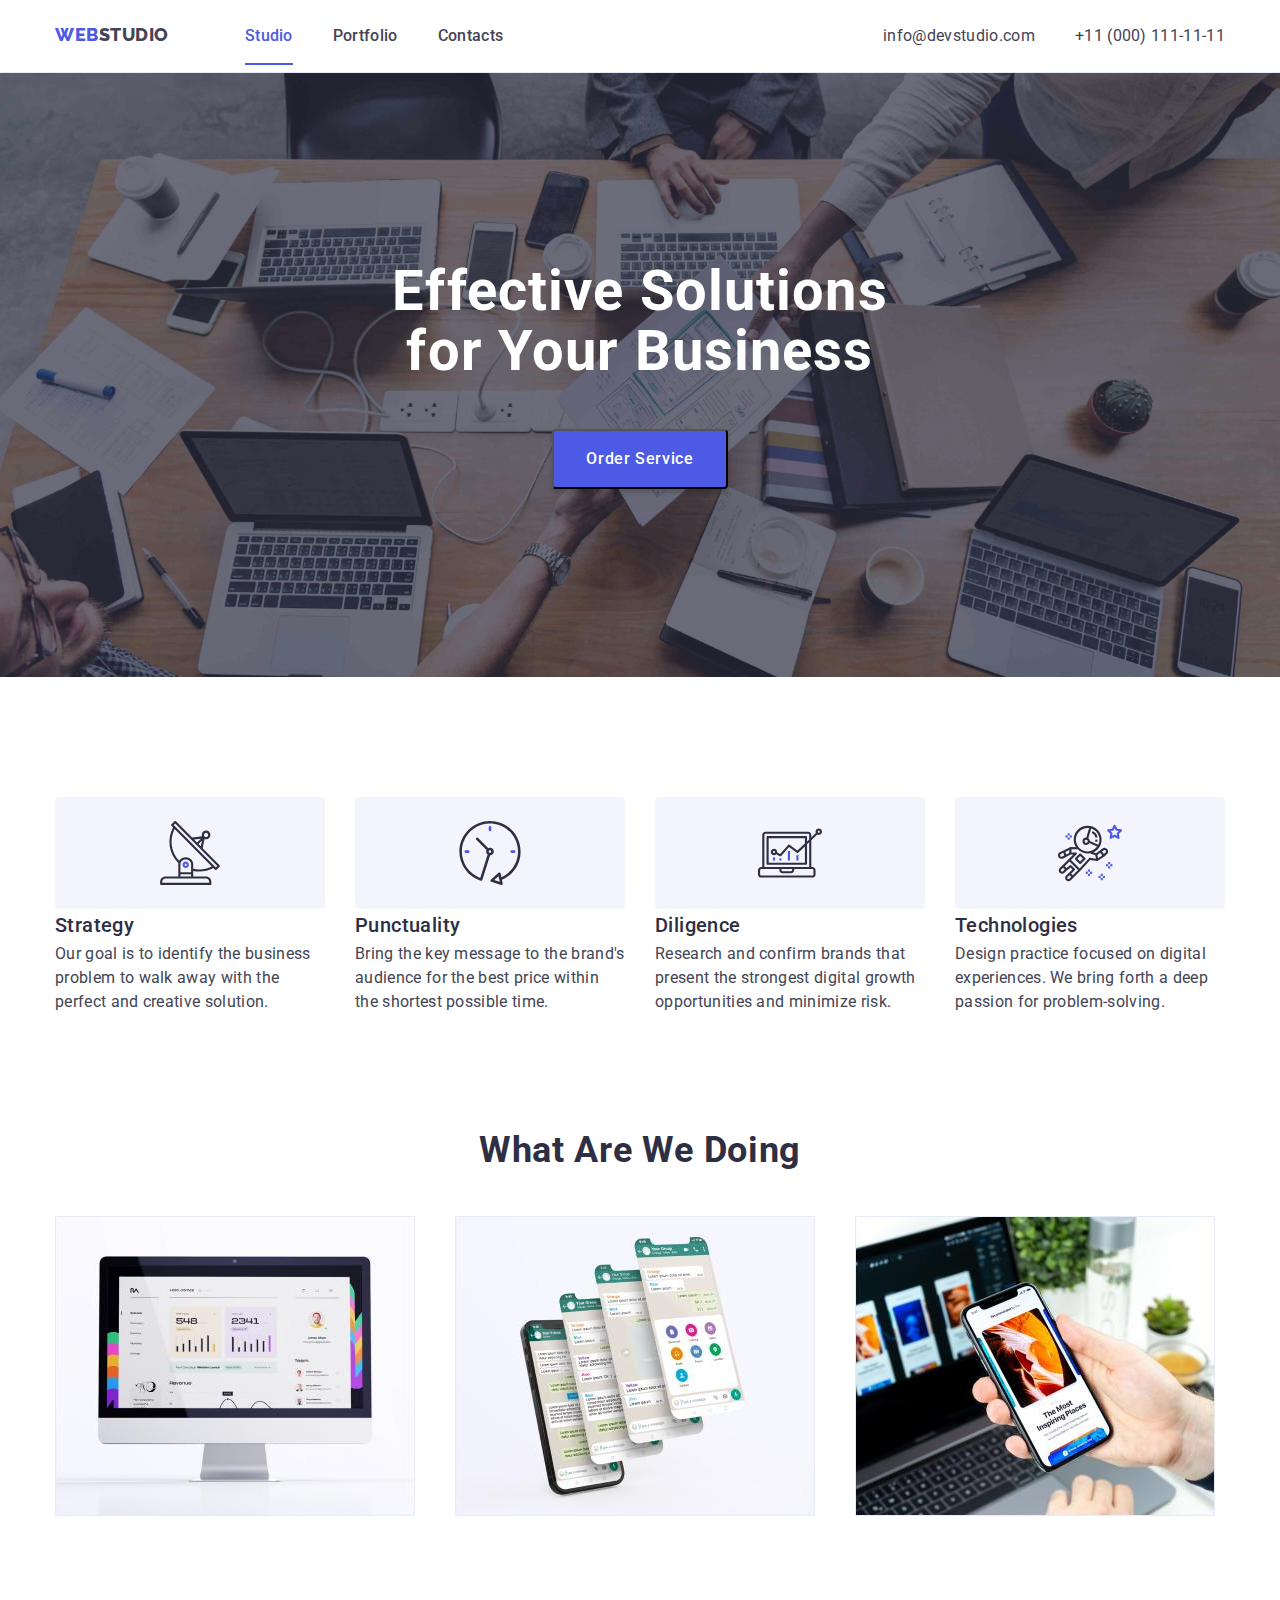
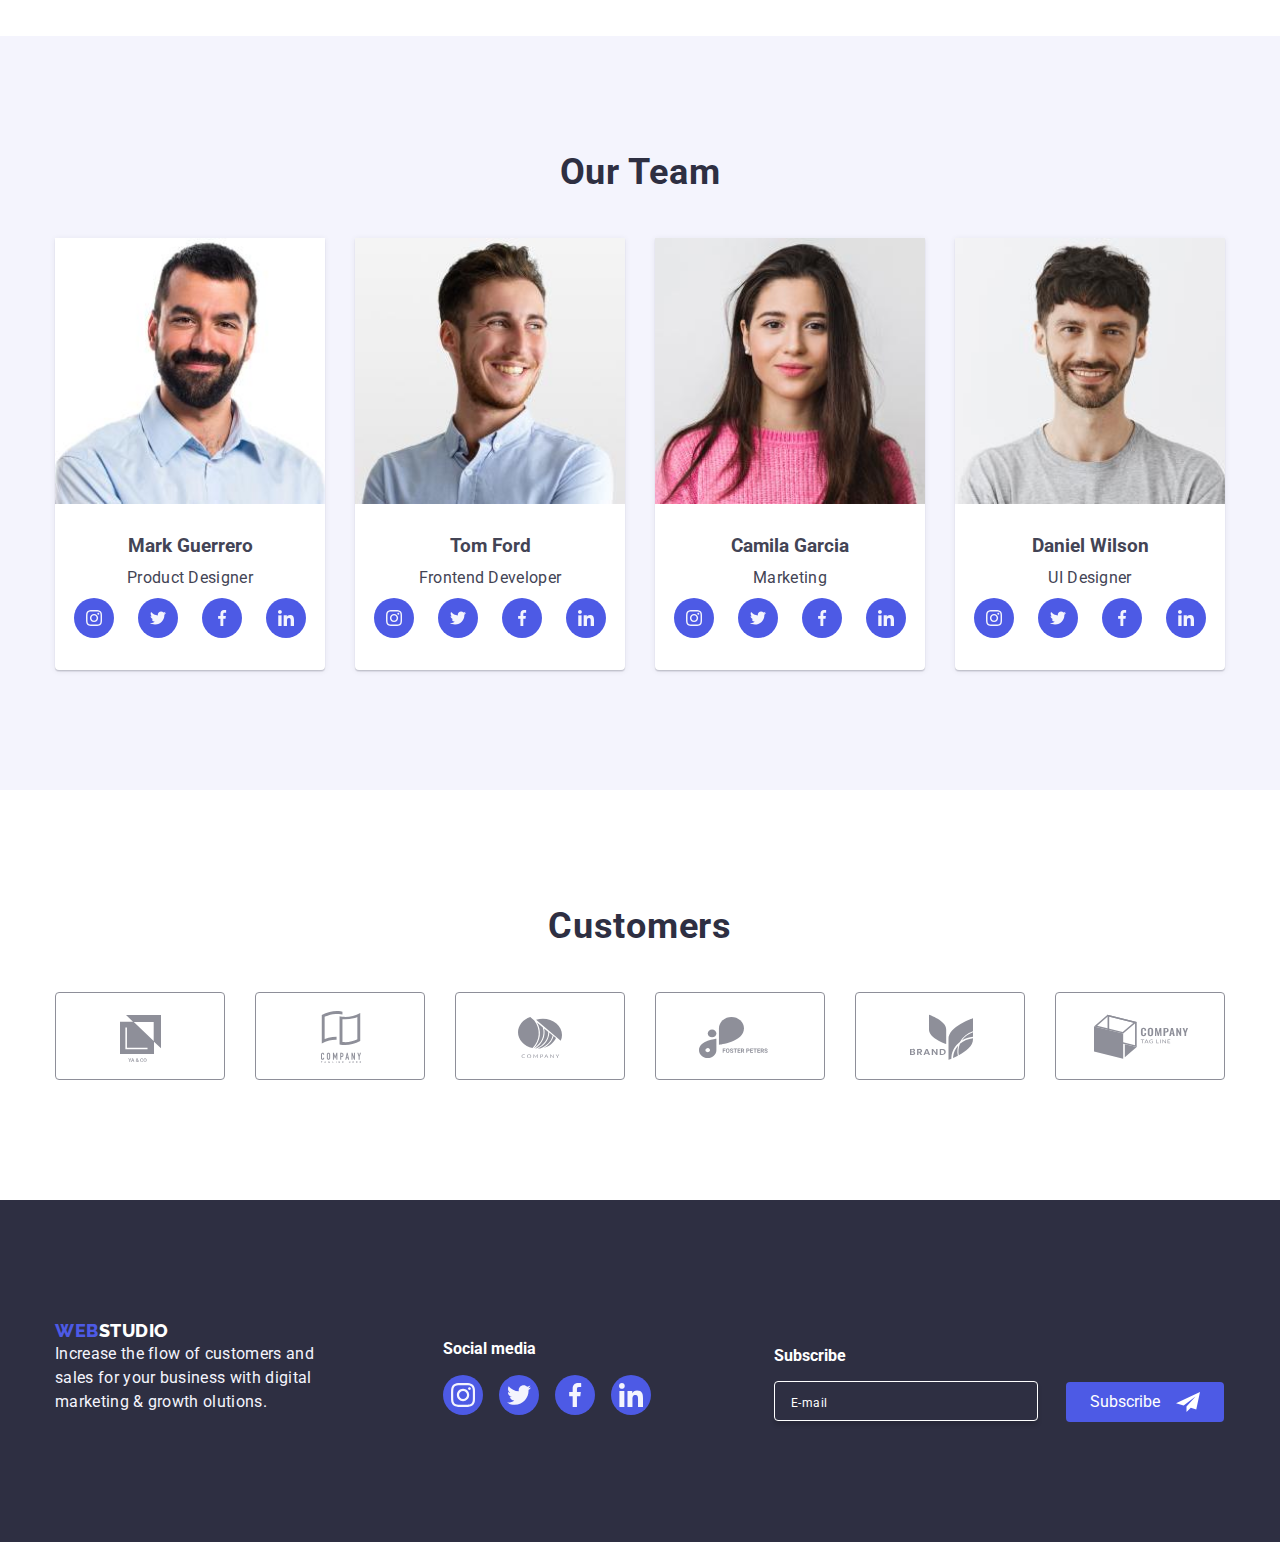
<file: index.html>
<!doctype html>
<html lang="en">

<head>
    <!-- Normalizer Stylesheet -->
    <link rel="stylesheet"   href="./css/normalize.css" />
    <!-- Google font -->
    <link rel="preconnect" href="https://fonts.googleapis.com">
    <link rel="preconnect" href="https://fonts.gstatic.com" crossorigin>
    <link href="https://fonts.googleapis.com/css2?family=Montserrat:wght@400;700&family=Raleway:wght@800&family=Roboto:wght@400;500;700;900&display=swap" rel="stylesheet">
    <!-- Personal Stylesheet -->
    <link rel="stylesheet" href="./css/styles.css">
    <meta charset="utf-8" />
    <meta name="description" content="Effective Solutions for Your Business" />
    <title>Web Studio</title>
</head>

<body>
    <header class="header">
        <div class="container head">
        <nav class="nav">
            <a class="link-logo" href="./index.html"><span class="logo-span">WEB</span>STUDIO</a>
            <ul class="list nav-list">
                <li class="nav-list-item"><a class="link nav-link active" href="./index.html">Studio</a></li>
                <li class="nav-list-item"><a class="link nav-link" href="./portfolio.html">Portfolio</a></li>
                <li class="nav-list-item"><a class="link nav-link" href="">Contacts</a></li>
            </ul>
        </nav>
        <address class="address">
                <a class="link" id="email" href="mailto:info@devstudio.com">info@devstudio.com</a>
                <a class="link" href="tel:+110001111111">+11 (000) 111-11-11</a>
        </address>
        </div>
    </header>

    <main>
        <section class="section hero">
            <div class="container">
                <h1 class="catch-phrase">Effective Solutions for Your Business</h1>
                <br />
                <button id="order-service-btn" class="button" type="button" data-modal-open>Order Service</button>
            </div>
        </section>

        <section class="section">
            <div class="container">
                <ul class="list features">
                    <li class="features-list-item">
                        <div class="features-icon-container">
                            <svg class="features-icon icon-antenna-1" width="64" height="64">
                                <use xlink:href="./images/icons.svg#icon-antenna-1"></use>
                            </svg>
                        </div>
                        <h3 class="heading-3">Strategy</h3>
                        <p class="txt-sec-2">Our goal is to identify the business problem to walk away with the perfect and creative solution.</p>
                    </li>
                    <li class="features-list-item">
                        <div class="features-icon-container">
                            <svg class="features-icon icon-clock-1"  width="64" height="64">
                                <use xlink:href="./images/icons.svg#icon-clock-1"></use>
                            </svg>
                        </div>
                        <h3 class="heading-3">Punctuality</h3>
                        <p class="txt-sec-2">Bring the key message to the brand's audience for the best price within the shortest possible time.</p>
                    </li>
                    <li class="features-list-item">
                        <div class="features-icon-container">
                        <svg class="features-icon icon-diagram-1"  width="64" height="64">
                            <use xlink:href="./images/icons.svg#icon-diagram-1"></use>
                        </svg>
                        </div>
                        <h3 class="heading-3">Diligence</h3>
                        <p class="txt-sec-2">Research and confirm brands that present the strongest digital growth opportunities and minimize risk.</p>
                    </li>
                    <li class="features-list-item">
                        <div class="features-icon-container">
                            <svg class="features-icon icon-astronaut-1"  width="64" height="64">
                                <use xlink:href="./images/icons.svg#icon-astronaut-1"></use>
                            </svg>
                        </div>
                        <h3 class="heading-3">Technologies</h3>
                        <p class="txt-sec-2">Design practice focused on digital experiences. We bring forth a deep passion for problem-solving.</p>
                    </li>
                </ul>
            </div>
        </section>

        <section class="section wedo">
            <div class="container">
                <h2 class="section-heading">What Are We Doing</h2>
                <ul class="list wedo">
                    <li class="wedo-list-item"><img class="wedo-list-img" src="./images/Rectangle71image1.jpg" alt="Desktop Web" width="360"/></li>
                    <li class="wedo-list-item"><img class="wedo-list-img" src="./images/Rectangle71image2.jpg" alt="Mobile App" width="360"/></li>
                    <li class="wedo-list-item"><img class="wedo-list-img" src="./images/Rectangle71image3.jpg" alt="Mobile Web" width="360"/></li>
                </ul>
            </div>
        </section>

        <section class="section team">
            <div class="container">
                <h2 class="section-heading">Our Team</h2>
                <ul class="list team">
                    <li class="team-list-item">
                        <img class="team-list-img" src="./images/img1.jpg" alt="Product Designer profile picture" width="270"/>
                        <div>
                            <h3 class="team-player">Mark Guerrero</h3>
                            <p class="role">Product Designer</p>
                            <ul class="list team-social">
                                <li class="team-social-item">
                                    <a class="team-social-icon-link" href="#">
                                        <svg class="team-social-icon icon-instagram" width="16" height="16">
                                            <use xlink:href="./images/icons.svg#icon-instagram"></use>
                                        </svg>
                                    </a>
                                </li>
                                <li class="team-social-item">
                                    <a class="team-social-icon-link" href="#">
                                        <svg class="team-social-icon icon-twitter" width="16" height="16">
                                            <use xlink:href="./images/icons.svg#icon-twitter"></use>
                                        </svg>
                                    </a>
                                </li>
                                <li class="team-social-item">
                                    <a class="team-social-icon-link" href="#">
                                        <svg class="team-social-icon icon-facebook" width="16" height="16">
                                            <use xlink:href="./images/icons.svg#icon-facebook"></use>
                                        </svg>
                                    </a>
                                </li>
                                <li class="team-social-item">
                                    <a class="team-social-icon-link" href="#">
                                        <svg class="team-social-icon icon-linkedin" width="16" height="16">
                                            <use xlink:href="./images/icons.svg#icon-linkedin"></use>
                                        </svg>
                                    </a>
                                </li>
                            </ul>
                        </div>
                    </li>
                    <li class="team-list-item">
                        <img class="team-list-img" src="./images/img2.jpg" alt="Frontend Developer profile picture" width="270"/>
                        <div>
                            <h3 class="team-player">Tom Ford</h3>
                            <p class="role">Frontend Developer</p>
                            <ul class="list team-social">
                                <li class="team-social-item">
                                    <a class="team-social-icon-link" href="#">
                                        <svg class="team-social-icon icon-instagram" width="16" height="16">
                                            <use xlink:href="./images/icons.svg#icon-instagram"></use>
                                        </svg>
                                    </a>
                                </li>
                                <li class="team-social-item">
                                    <a class="team-social-icon-link" href="#">
                                        <svg class="team-social-icon icon-twitter" width="16" height="16">
                                            <use xlink:href="./images/icons.svg#icon-twitter"></use>
                                        </svg>
                                    </a>
                                </li>
                                <li class="team-social-item">
                                    <a class="team-social-icon-link" href="#">
                                        <svg class="team-social-icon icon-facebook" width="16" height="16">
                                            <use xlink:href="./images/icons.svg#icon-facebook"></use>
                                        </svg>
                                    </a>
                                </li>
                                <li class="team-social-item">
                                    <a class="team-social-icon-link" href="#">
                                        <svg class="team-social-icon icon-linkedin" width="16" height="16">
                                            <use xlink:href="./images/icons.svg#icon-linkedin"></use>
                                        </svg>
                                    </a>
                                </li>
                            </ul>
                        </div>
                    </li>
                    <li class="team-list-item">
                        <img class="team-list-img" src="./images/img3.jpg" alt="Marketing profile picture" width="270"/>
                        <div>
                            <h3 class="team-player">Camila Garcia</h3>
                            <p class="role">Marketing</p>
                            <ul class="list team-social">
                                <li class="team-social-item">
                                    <a class="team-social-icon-link" href="#">
                                        <svg class="team-social-icon icon-instagram" width="16" height="16">
                                            <use xlink:href="./images/icons.svg#icon-instagram"></use>
                                        </svg>
                                    </a>
                                </li>
                                <li class="team-social-item">
                                    <a class="team-social-icon-link" href="#">
                                        <svg class="team-social-icon icon-twitter" width="16" height="16">
                                            <use xlink:href="./images/icons.svg#icon-twitter"></use>
                                        </svg>
                                    </a>
                                </li>
                                <li class="team-social-item">
                                    <a class="team-social-icon-link" href="#">
                                        <svg class="team-social-icon icon-facebook" width="16" height="16">
                                            <use xlink:href="./images/icons.svg#icon-facebook"></use>
                                        </svg>
                                    </a>
                                </li>
                                <li class="team-social-item">
                                    <a class="team-social-icon-link" href="#">
                                        <svg class="team-social-icon icon-linkedin" width="16" height="16">
                                            <use xlink:href="./images/icons.svg#icon-linkedin"></use>
                                        </svg>
                                    </a>
                                </li>
                            </ul>
                        </div>
                    </li>
                    <li class="team-list-item">
                        <img class="team-list-img" src="./images/img4.jpg" alt="UI Designer profile picture" width="270"/>
                        <div>
                            <h3  class="team-player">Daniel Wilson</h3>
                            <p class="role">UI Designer</p>
                            <ul class="list team-social">
                                <li class="team-social-item">
                                    <a class="team-social-icon-link" href="#">
                                        <svg class="team-social-icon icon-instagram" width="16" height="16">
                                            <use xlink:href="./images/icons.svg#icon-instagram"></use>
                                        </svg>
                                    </a>
                                </li>
                                <li class="team-social-item">
                                    <a class="team-social-icon-link" href="#">
                                        <svg class="team-social-icon icon-twitter" width="16" height="16">
                                            <use xlink:href="./images/icons.svg#icon-twitter"></use>
                                        </svg>
                                    </a>
                                </li>
                                <li class="team-social-item">
                                    <a class="team-social-icon-link" href="#">
                                        <svg class="team-social-icon icon-facebook" width="16" height="16">
                                            <use xlink:href="./images/icons.svg#icon-facebook"></use>
                                        </svg>
                                    </a>
                                </li>
                                <li class="team-social-item">
                                    <a class="team-social-icon-link" href="#">
                                        <svg class="team-social-icon icon-linkedin" width="16" height="16">
                                            <use xlink:href="./images/icons.svg#icon-linkedin"></use>
                                        </svg>
                                    </a>
                                </li>
                            </ul>
                        </div>
                    </li>
                </ul>
            </div>
        </section>

        <section class="section customers">
            <div class="container">
                <h2 class="section-heading">Customers</h2>
                <ul class="list customers">
                    <li class="list-item-customer">
                        <a class="list-item-customer-link" href="#">
                            <svg class="client-icon" width="104" height="56">
                                <use xlink:href="./images/icons.svg#icon-Client-1"></use>
                            </svg>
                        </a>
                    </li>
                    <li class="list-item-customer">
                        <a class="list-item-customer-link" href="#">
                            <svg class="client-icon" width="104" height="56">
                                <use xlink:href="./images/icons.svg#icon-Client-2"></use>
                            </svg>
                        </a>
                    </li>
                    <li class="list-item-customer">
                        <a class="list-item-customer-link" href="#">
                            <svg class="client-icon" width="104" height="56">
                                <use xlink:href="./images/icons.svg#icon-Client-3"></use>
                            </svg>
                        </a>
                    </li>
                    <li class="list-item-customer">
                        <a class="list-item-customer-link" href="#">
                            <svg class="client-icon" width="104" height="56">
                                <use xlink:href="./images/icons.svg#icon-Client-4"></use>
                            </svg>
                        </a>
                    </li>
                    <li class="list-item-customer">
                        <a class="list-item-customer-link" href="#">
                            <svg class="client-icon" width="104" height="56">
                                <use xlink:href="./images/icons.svg#icon-Client-5"></use>
                            </svg>
                        </a>
                    </li>
                    <li class="list-item-customer">
                        <a class="list-item-customer-link" href="#">
                            <svg class="client-icon" width="104" height="56">
                                <use xlink:href="./images/icons.svg#icon-Client-6"></use>
                            </svg>
                        </a>
                    </li>
                </ul>
            </div>
        </section>
    </main>

    <footer class="footer">
        <div class="container foot">
            <div class="footer-item">
                <a class="link-logo" href="./index.html">
                    <span class="logo-span">WEB</span><span class="logo-span-2">STUDIO</span>
                </a>
                <p class="footer-text">Increase the flow of customers and sales for your business with digital marketing & growth olutions.</p>
            </div>
            <div class="footer-item subscribe">
                <h3 class="footer-social-header">Social media</h3>
                <ul class="list footer-social-list">
                    <li>
                        <a class="footer-social-link" href="#">
                            <svg class="footer-social-icon icon-instagram" width="24" height="24">
                                <use xlink:href="./images/icons.svg#icon-instagram"></use>
                            </svg>
                        </a>
                    </li>
                    <li>
                        <a class="footer-social-link" href="#">
                            <svg class="footer-social-icon icon-twitter" width="24" height="24">
                                <use xlink:href="./images/icons.svg#icon-twitter"></use>
                            </svg>
                        </a>
                    </li>
                    <li>
                        <a class="footer-social-link" href="#">
                            <svg class="footer-social-icon icon-facebook" width="24" height="24">
                                <use xlink:href="./images/icons.svg#icon-facebook"></use>
                            </svg>
                        </a>
                    </li>
                    <li>
                        <a class="footer-social-link" href="#">
                            <svg class="footer-social-icon icon-linkedin" width="24" height="24">
                                <use xlink:href="./images/icons.svg#icon-linkedin"></use>
                            </svg>
                        </a>
                    </li>
                </ul>
            </div>
            <div class="footer-item">
                <h3 class="footer-subscribe-header">Subscribe</h3>
                <form name="subscribe_form" novalidate>
                    <label>
                      <input class="subscriber-email-input-field" type="email" name="subscriber_email" placeholder="E-mail" />
                    </label>
                    <button class="subscribe-button" type="submit">Subscribe
                        <svg class="footer-subscribe-icon subscribe-icon" width="24" height="24">
                            <use xlink:href="./images/icons.svg#subscribe-icon"></use>
                        </svg>
                    </button>
                  </form>
            </div>
        </div>
    </footer>

    <div class="backdrop is-hidden" data-modal>
        <div class="modal">
            <h3 class="backdrop-form-header">Leave your contacts and we will call you back</h3>
            <form class="backdrop-form" name="backdrop_form" novalidate>
                <label class="backdrop-form-label">
                    <span class="backdrop-form-label-span">Name</span>
                    <input type="text" name="name" />
                    <svg class="backdrop-form-icon person-black-icon" width="18" height="18">
                        <use xlink:href="./images/icons.svg#person-black-icon"></use>
                    </svg>
                </label>
                <label class="backdrop-form-label">
                    <span class="backdrop-form-label-span">Phone</span>
                    <input type="tel" name="phone" />
                    <svg class="backdrop-form-icon phone-black-icon" width="18" height="18">
                        <use xlink:href="./images/icons.svg#phone-black-icon"></use>
                    </svg>
                </label>
                <label class="backdrop-form-label">
                    <span class="backdrop-form-label-span">Email</span>
                    <input type="email" name="email" />
                    <svg class="backdrop-form-icon email-black-icon" width="18" height="18">
                        <use xlink:href="./images/icons.svg#email-black-icon"></use>
                    </svg>
                </label>
                <label class="backdrop-form-label">
                    <span class="backdrop-form-label-span">Comment</span>
                    <textarea name="comment" rows="5" placeholder="Text input"></textarea>
                </label>
                <label class="backdrop-form-label-checkbox">
                    <input type="checkbox" name="agree-terms" />
                    <svg class="checkbox-icon" width="16" height="16">
                        <use xlink:href="./images/icons.svg#checkbox-icon"></use>
                    </svg>
                    I accept the terms and conditions of the <a class="link-privacy-policy" href="#">Privacy Policy</a>
                </label>
                <button class="backdrop-send-button" type="submit">Send</button>
            </form>
            <button class="modal-close" data-modal-close>
                <svg class="close-icon" width="8" height="8">
                    <use xlink:href="./images/icons.svg#close-icon"></use>
                </svg>
            </button>
        </div>
    </div>
    <script src="./js/modal.js"></script>
</body>
</html>
</file>
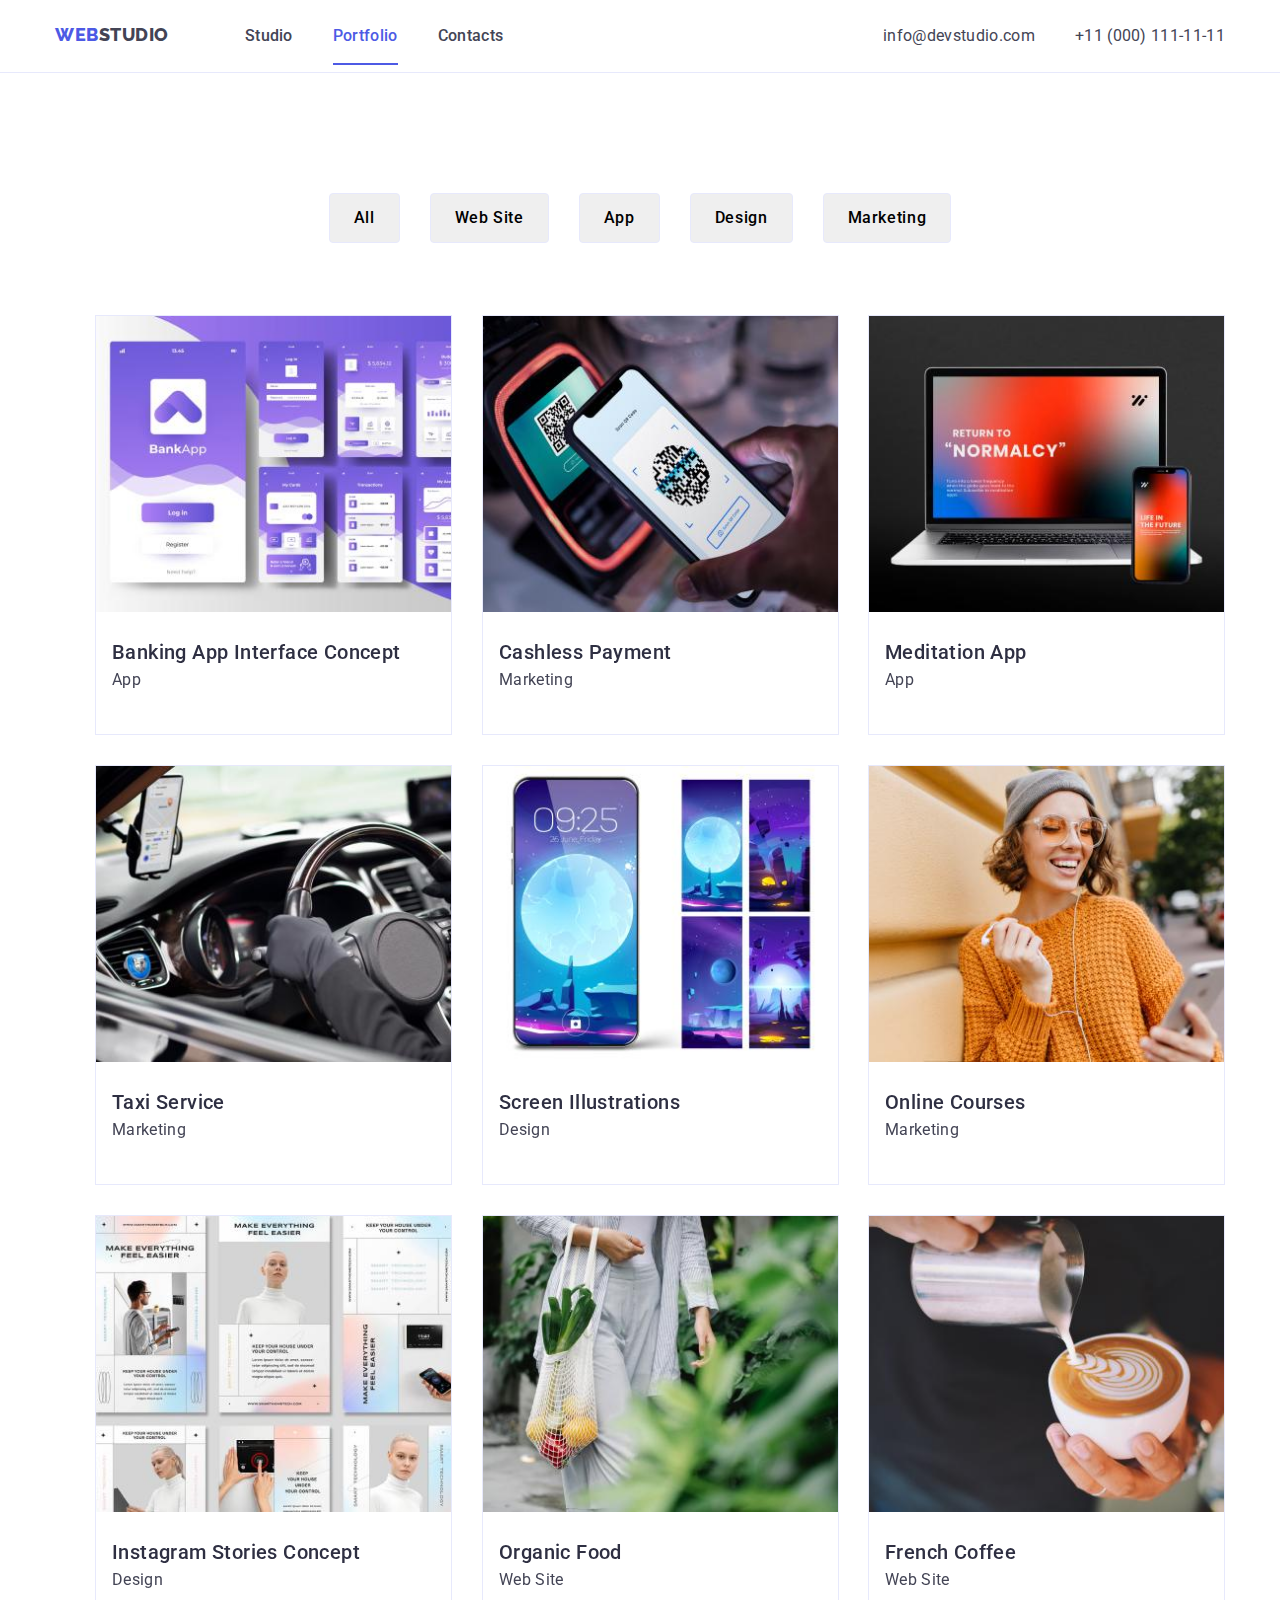
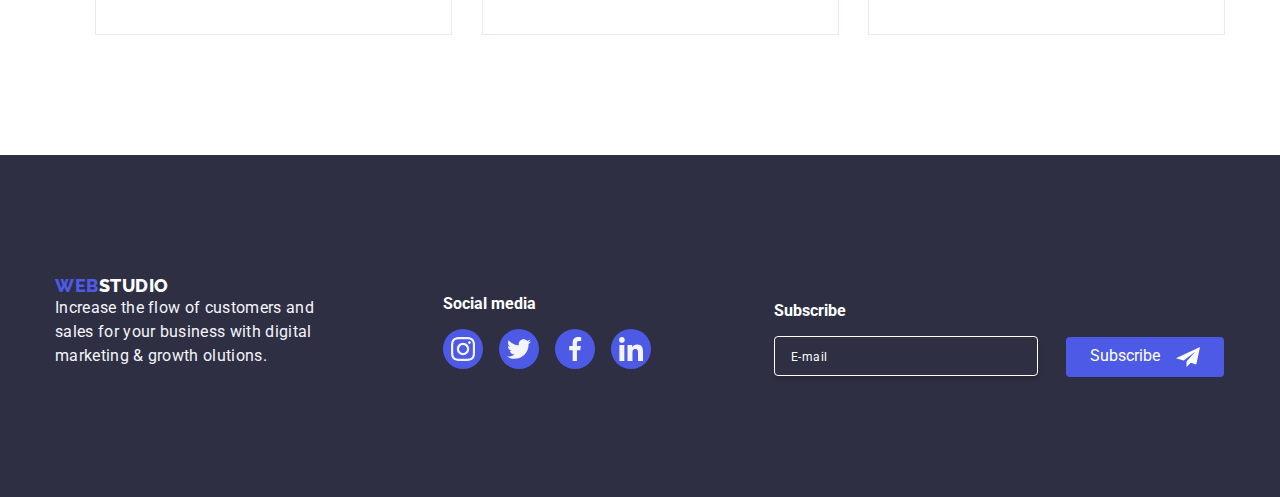
<file: portfolio.html>
<!doctype html>
<html lang="en">

<head>
    <!-- Normalizer Stylesheet -->
    <link rel="stylesheet" href="./css/normalize.css" />
    <!-- Google font -->
    <link rel="preconnect" href="https://fonts.googleapis.com">
    <link rel="preconnect" href="https://fonts.gstatic.com" crossorigin>
    <link href="https://fonts.googleapis.com/css2?family=Montserrat:wght@400;700&family=Raleway:wght@800&family=Roboto:wght@400;500;700;900&display=swap" rel="stylesheet">
    <!-- Personal Stylesheet -->
    <link rel="stylesheet" href="./css/styles.css">
    <meta charset="utf-8" />
    <meta name="description" content="Portfolio" />
    <title>Portfolio</title>
</head>

<body>
    <header class="header">
        <div class="container head">
            <nav class="nav">
                <a class="link-logo" href="./index.html"><span class="logo-span">WEB</span>STUDIO</a>
                <ul class="list nav-list">
                    <li class="nav-list-item"><a class="link nav-link" href="./index.html">Studio</a></li>
                    <li class="nav-list-item"><a class="link nav-link active" href="./portfolio.html">Portfolio</a></li>
                    <li class="nav-list-item"><a class="link nav-link" href="">Contacts</a></li>
                </ul>
            </nav>
            <address class="address">
                <a class="link" id="email" href="mailto:info@devstudio.com">info@devstudio.com</a>
                <a class="link" href="tel:+110001111111">+11 (000) 111-11-11</a>
            </address>
        </div>
    </header>

    <main>
    <section class="section portfolio">
        <div class="container">
            <h1 class="hidden">Portfolio</h1>
            <ul class="list filter">
                <li class="filter-list-item"><button class="button filter-btn" type="button">All</button></li>
                <li class="filter-list-item"><button class="button filter-btn" type="button">Web Site</button></li>
                <li class="filter-list-item"><button class="button filter-btn" type="button">App</button></li>
                <li class="filter-list-item"><button class="button filter-btn" type="button">Design</button></li>
                <li class="filter-list-item"><button class="button filter-btn" type="button">Marketing</button></li>
            </ul>
            <div>
                <ul class="project-list">
                    <li class="project-list-item">
                        <figure class="project-list-item-figure">
                            <img src="./images/imgpor1.jpg" alt="Banking App Interface Concept" width="360" />
                            <figcaption>Lorem ipsum dolor, sit amet consectetur adipisicing elit. Voluptates veniam, libero ipsum, porro inventore distinctio saepe tempore itaque ducimus nihil est quaerat consequatur! Nam rem libero maxime reprehenderit inventore voluptatem! Lorem ipsum dolor sit, amet consectetur adipisicing elit. Commodi quo officia fugiat ducimus obcaecati excepturi! Ea alias cum similique facilis labore nam dignissimos at minus. Est accusamus laudantium asperiores quae! Lorem ipsum dolor sit amet consectetur adipisicing elit. Repellendus neque odio possimus. Consequuntur nihil eius iusto nobis, voluptatem asperiores dolore, incidunt quia excepturi, vel dicta fugit facilis porro deleniti hic? 14 Stylish and User-Friendly App Design Concepts · Task Manager App · Calorie Tracker App · Exotic Fruit Ecommerce App · Cloud Storage App</figcaption>
                        </figure>
                        <div class="project-list-item-div">
                            <h3 class="heading-3 project-list-item-title">Banking App Interface Concept</h3>
                            <p class="project-type">App</p>
                        </div>
                    </li>
                    <li class="project-list-item">
                        <figure class="project-list-item-figure">
                            <img src="./images/imgpor2.jpg" alt="Cashless Payment" width="360" />
                            <figcaption>14 Stylish and User-Friendly App Design Concepts · Task Manager App · Calorie Tracker App · Exotic Fruit Ecommerce App · Cloud Storage App</figcaption>
                        </figure>
                        <div class="project-list-item-div">
                            <h3 class="heading-3 project-list-item-title">Cashless Payment</h3>
                            <p class="project-type">Marketing</p>
                        </div>
                    </li>
                    <li class="project-list-item">
                        <figure class="project-list-item-figure">
                            <img src="./images/imgpor3.jpg" alt="Meditation App" width="360" />
                            <figcaption>14 Stylish and User-Friendly App Design Concepts · Task Manager App · Calorie Tracker App · Exotic Fruit Ecommerce App · Cloud Storage App</figcaption>
                        </figure>
                        <div class="project-list-item-div">
                            <h3 class="heading-3 project-list-item-title">Meditation App</h3>
                            <p class="project-type">App</p>
                        </div>
                    </li>
                    <li class="project-list-item">
                        <figure class="project-list-item-figure">
                            <img src="./images/imgpor4.jpg" alt="Taxi Service" width="360" />
                            <figcaption>14 Stylish and User-Friendly App Design Concepts · Task Manager App · Calorie Tracker App · Exotic Fruit Ecommerce App · Cloud Storage App</figcaption>
                        </figure>
                        <div class="project-list-item-div">
                            <h3 class="heading-3 project-list-item-title">Taxi Service</h3>
                            <p class="project-type">Marketing</p>
                        </div>
                    </li>
                    <li class="project-list-item">
                        <figure class="project-list-item-figure">
                            <img src="./images/imgpor5.jpg" alt="Screen Illustrations" width="360" />
                            <figcaption>14 Stylish and User-Friendly App Design Concepts · Task Manager App · Calorie Tracker App · Exotic Fruit Ecommerce App · Cloud Storage App</figcaption>
                        </figure>
                        <div class="project-list-item-div">
                            <h3 class="heading-3 project-list-item-title">Screen Illustrations</h3>
                            <p class="project-type">Design</p>
                        </div>
                    </li>
                    <li class="project-list-item">
                        <figure class="project-list-item-figure">
                            <img src="./images/imgpor6.jpg" alt="Online Courses" width="360" />
                            <figcaption>14 Stylish and User-Friendly App Design Concepts · Task Manager App · Calorie Tracker App · Exotic Fruit Ecommerce App · Cloud Storage App</figcaption>
                        </figure>
                        <div class="project-list-item-div">
                            <h3 class="heading-3 project-list-item-title">Online Courses</h3>
                            <p class="project-type">Marketing</p>
                        </div>
                    </li>
                    <li class="project-list-item">
                        <figure class="project-list-item-figure">
                            <img src="./images/imgpor7.jpg" alt="Instagram Stories Concept" width="360" />
                            <figcaption>14 Stylish and User-Friendly App Design Concepts · Task Manager App · Calorie Tracker App · Exotic Fruit Ecommerce App · Cloud Storage App</figcaption>
                        </figure>
                        <div class="project-list-item-div">
                            <h3 class="heading-3 project-list-item-title">Instagram Stories Concept</h3>
                            <p class="project-type">Design</p>
                        </div>
                    </li>
                    <li class="project-list-item">
                        <figure class="project-list-item-figure">
                            <img src="./images/imgpor8.jpg" alt="Organic Food" width="360" />
                            <figcaption>14 Stylish and User-Friendly App Design Concepts · Task Manager App · Calorie Tracker App · Exotic Fruit Ecommerce App · Cloud Storage App</figcaption>
                        </figure>
                        <div class="project-list-item-div">
                            <h3 class="heading-3 project-list-item-title">Organic Food</h3>
                            <p class="project-type">Web Site</p>
                        </div>
                    </li>
                    <li class="project-list-item">
                        <figure class="project-list-item-figure">
                            <img src="./images/imgpor9.jpg" alt="French Coffee" width="360" />
                            <figcaption>14 Stylish and User-Friendly App Design Concepts · Task Manager App · Calorie Tracker App · Exotic Fruit Ecommerce App · Cloud Storage App</figcaption>
                        </figure>
                        <div class="project-list-item-div">
                            <h3 class="heading-3 project-list-item-title">French Coffee</h3>
                            <p class="project-type">Web Site</p>
                        </div>
                    </li>
                </ul>
            </div>
        </div>
    </section>
    </main>

    <footer class="footer">
        <div class="container foot">
            <div class="footer-item">
                <a class="link-logo" href="./index.html">
                    <span class="logo-span">WEB</span><span class="logo-span-2">STUDIO</span>
                </a>
                <p class="footer-text">Increase the flow of customers and sales for your business with digital marketing & growth olutions.</p>
            </div>
            <div class="footer-item">
                <h3 class="footer-social-header">Social media</h3>
                <ul class="list footer-social-list">
                    <li>
                        <a class="footer-social-link" href="#">
                            <svg class="footer-social-icon icon-instagram" width="24" height="24">
                                <use xlink:href="./images/icons.svg#icon-instagram"></use>
                            </svg>
                        </a>
                    </li>
                    <li>
                        <a class="footer-social-link" href="#">
                            <svg class="footer-social-icon icon-twitter" width="24" height="24">
                                <use xlink:href="./images/icons.svg#icon-twitter"></use>
                            </svg>
                        </a>
                    </li>
                    <li>
                        <a class="footer-social-link" href="#">
                            <svg class="footer-social-icon icon-facebook" width="24" height="24">
                                <use xlink:href="./images/icons.svg#icon-facebook"></use>
                            </svg>
                        </a>
                    </li>
                    <li>
                        <a class="footer-social-link" href="#">
                            <svg class="footer-social-icon icon-linkedin" width="24" height="24">
                                <use xlink:href="./images/icons.svg#icon-linkedin"></use>
                            </svg>
                        </a>
                    </li>
                </ul>
            </div>
            <div class="footer-item">
                <h3 class="footer-subscribe-header">Subscribe</h3>
                <form name="subscribe_form" novalidate>
                    <label>
                      <input class="subscriber-email-input-field" type="email" name="subscriber_email" placeholder="E-mail" />
                    </label>
                    <button class="subscribe-button" type="submit">Subscribe
                        <svg class="footer-subscribe-icon subscribe-icon" width="24" height="24">
                            <use xlink:href="./images/icons.svg#subscribe-icon"></use>
                        </svg>
                    </button>
                  </form>
            </div>
        </div>
    </footer>
</body>

</html>
</file>
<file: css/styles.css>
*,
*::after,
*::before {
/* box-sizing: border-box; */
margin: 0;
/* padding: 0; */
}

:root {
    --cornflower: #E7E9FC;
    --white: #FFF;
    --iris: #4D5AE5;
    --navyblue: #2E2F42;
    --cloud: #F4F4FD;
    --slate: #434455;
    --light-slate: #8E8F99;
    --ocean: #404BBF;
    --green: #31D0AA;
    --NAVY-BLUE-modal: rgba(46, 47, 66, 0.40);
    --DAIRY: #FCFCFC;
    --CORNFLOWER: #E7E9FC;
}

/* Styles for resetting the top padding of elements */
h1,
h2,
h3,
h4,
h5,
h6,
p {
    margin: 0;
}

/* Class for resetting basic properties of lists (ul) */
.list {
    list-style: none;
    padding-left: 0;
    margin: 0;
}

/* The class for resetting the basic properties in the positions */
.link {
    text-decoration: none;
    font-style: initial;
    color: var(--slate, #434455);
}

/* Properties for correct display of images */
img {
    display: block;
    max-width: 100%;
    height: auto;
}

/* Properties for address font resetting */

address {
    font-style: normal;
    /* or */
    font-style: inherit;
}

body {
    font-family: Roboto, Arial, sans-serif;
    color: var(--slate, #434455);
}

.link:hover {
    color: var(--ocean, #404BBF);
}

.button {
    cursor: pointer;
}

.container {
    width: 1200px;
    padding: 0 15px 0 15px;
    margin-left: auto;
    margin-right: auto;
}

.section {
    padding: 120px 0px;
}

.container.head {
    display: flex;
    align-items: center;
    justify-content: space-between;
}

.header {
    display: flex;
    justify-content: center;
    border-bottom: 1px solid var(--cornflower, #E7E9FC);
}

.nav {
    display: flex;
    align-items: baseline;
    padding: 24px 0px 24px 0px;
}

.link-logo {
    text-decoration: none;
    font-family: Raleway;
    font-size: 18px;
    font-weight: 800;
    line-height: 1.167;
    letter-spacing: 0.54px;
    text-transform: uppercase;
    margin-right: 76px;
    color: var(--slate, #434455);
}

.logo-span {
    color: var(--iris, #4D5AE5);
}

.nav-list {
    display: flex;
}

.nav-list-item {
    font-weight: 500;
    color: var(--navyblue, #2E2F42);
    line-height: 1.5;
    letter-spacing: 0.02em;
    position: relative;
    transition: color 250ms cubic-bezier(0.4, 0, 0.2, 1);
}

.nav-list-item:hover,
.nav-list-item:focus {
    color: var(--ocean);
}

.nav-list-item:not(:last-child) {
    margin-right: 40px;
}

.nav-link {
    position: relative;
}

.nav-link::after {
    content: '';
    height: 2px;
    width: 100%;
    background-color: var(--iris);
    position: absolute;
    left: 0px;
    bottom: -20px;
    opacity: 0;
    pointer-events: none;
    color: var(--iris);

}

.nav-link.active::after {
    opacity: 1;
}

.link.active {
    color: var(--iris);
}

.address {
    display: flex;
    flex-flow: row;
    flex-wrap: wrap;
    column-gap: 40px;
    letter-spacing: 0.32px;
    padding: 24px 0px 24px 0px;
}

.section {
    padding: 120px 0 120px 0;
}

.section.hero {
    background: linear-gradient(rgba(46, 47, 66, 0.70), rgba(46, 47, 66, 0.70)), url('./../images/people-office-1.jpg');
    background-size: cover;
    background-position: center;
    background-repeat: no-repeat;
    text-align: center;
    padding: 188px 0 188px 0;
    margin: 0 auto;
    max-width: 1440px;
}

.catch-phrase {
    font-size: 56px;
    font-weight: 700;
    line-height: 60px;
    letter-spacing: 1.12px;
    color: #FFFFFF;
    display: inline-block;
    width: 496px;
    margin: 0 0 48px 0;
}

#order-service-btn {
    display: inline-block;
    padding: 16px 32px;
    border-radius: 4px;
    background: var(--iris, #4D5AE5);
    box-shadow: 0px 4px 4px 0px rgba(0, 0, 0, 0.15);
    color: var(--white, #FFF);
    /* Button Text */
    font-size: 16px;
    font-weight: 500;
    line-height: 1.5;
    letter-spacing: 0.64px;
}

#order-service-btn:hover {
    background: var(--ocean, #404BBF);
}

#order-service-btn:active {
    background: var(--cloud, #F4F4FD);
    color: var(--ocean, #404BBF);
}

.section.wedo {
    padding-top: 0;
}

.list.features {
    display: flex;
    flex-wrap: wrap;
    gap: 30px;
}

.features-list-item {
    flex-basis: calc((100% - 90px) / 4);
}

.features-icon-container {
    display: flex;
    justify-content: center;
    height: 112px;
    border-radius: 4px;
    background: var(--cloud, #F4F4FD);
    margin-bottom: 8px;
}

.features-icon {
    display: flex;
    align-self: center;
}

.heading-3 {
    color: var(--navyblue, #2E2F42);
    font-size: 20px;
    font-weight: 500;
    line-height: 0.83;
    letter-spacing: 0.4px;
    text-align: left;
    margin-bottom: 8px;
}

.txt-sec-2 {
    font-size: 16px;
    line-height: 1.5;
    letter-spacing: 0.32px;
    text-align: left;
}

.section-heading { /* Header 2 */
    color: var(--navyblue, #2E2F42);
    font-size: 36px;
    font-weight: 700;
    line-height: 0.9;
    letter-spacing: 0.72px;
    text-transform: capitalize;
    text-align: center;
    margin-bottom: 50px;
}

.list.wedo {
    display: flex;
    flex-wrap: wrap;
    gap: 30px;
}

.wedo-list-item {
    flex-basis: calc((100% - 60px) / 3);
}

.section.team {
    background-color: var(--cloud, #F4F4FD);
}

.list.team {
    display: flex;
    flex-wrap: wrap;
    gap: 30px;
}

.team-list-item {
    flex-basis: calc((100% - 90px) / 4);
    display: inline-block;
    padding: 0;
    flex-direction: column;
    justify-content: center;
    align-items: center;
    border-radius: 0px 0px 4px 4px;
    background: var(--white, #FFF);
    box-shadow: 0px 2px 1px 0px rgba(46, 47, 66, 0.08), 0px 1px 1px 0px rgba(46, 47, 66, 0.16), 0px 1px 6px 0px rgba(46, 47, 66, 0.08);
}

.team-list-item:hover {
    box-shadow: 0px 3px 3px 0px rgba(0, 0, 0, 0.12), 0px 3px 2px 0px rgba(0, 0, 0, 0.08), 0px 4px 2px 0px rgba(0, 0, 0, 0.10);
}

.team-player {
    text-align: center;
    padding: 32px 0px 0px 0px;
}

.role {
    text-align: center;
    font-size: 16px;
    line-height: 1.5;
    letter-spacing: 0.32px;
    margin: 8px 0px 8px 0px;
}

.team-social {
    display: flex;
    justify-content: center;
    padding-bottom: 32px;
    column-gap: 24px;
}

.team-social-icon-link {
    display: flex;
    align-items: center;
    justify-content: center;
    width: 40px;
    height: 40px;
    border-radius: 50px;
    background-color: var(--iris);
    transition: background-color 250ms cubic-bezier(0.4, 0, 0.2, 1);
}

.team-social-icon-link:hover,
.team-social-icon-link:focus {
    background-color: var(--ocean);
}

.section.customers {
    background-color: var(--white, #FFF);
}

.list.customers {
    display: flex;
    flex-wrap: wrap;
    gap: 30px;
}

.list-item-customer {
    flex-basis: calc((100% - 150px) / 6);
}

.list-item-customer-link {
    display: flex;
    justify-content: center;
    align-items: center;
    height: 88px;
    border-radius: 4px;
    border: 1px solid var(--light-slate, #8E8F99);
    fill: var(--light-slate);
    transition: border-color 250ms cubic-bezier(0.4, 0, 0.2, 1), fill 250ms cubic-bezier(0.4, 0, 0.2, 1);
}

.list-item-customer-link:hover,
.list-item-customer-link:focus {
    border-color: var(--ocean);
    fill: var(--ocean);
}

.footer {
    display: flex;
    flex-direction: row;
    justify-content: space-around;
    background-color: var(--navyblue, #2E2F42);
    padding: 120px 0 120px 0;
}

.footer-item {
    display: inline-block;
}

.footer-item:nth-child(1) {
    margin-right: 120px;
}

.footer-item:nth-child(2) {
    margin-right: 119px;
}

.logo-span-2{
    color: var(--white, #FFF);
}

.footer-text {
    color: var(--cloud, #F4F4FD);
    font-size: 16px;
    line-height: 1.5;
    letter-spacing: 0.32px;
    width: 264px;
}

.footer-social {
    display: inline-flex;
    justify-content: center;
    align-items: flex-start;
    flex-direction: column;
    gap: 8px;
}

.footer-social-header {
    font-size: 16px;
    color: var(--white, #FFF);
    margin-bottom: 16px;
}

.footer-social-link {
    display: flex;
    align-items: center;
    justify-content: center;
    background-color: var(--iris);
    width: 40px;
    height: 40px;
    border-radius: 100px;
}

.footer-social-link:hover {
    background: var(--green, #31D0AA);
}

.footer-social-list {
    display: flex;
    justify-content: left;
    gap: 16px;
    /* margin-right: 80px; */
}

.footer-subscribe-header {
    font-size: 16px;
    color: var(--white, #FFF);
    margin-bottom: 16px;
}

.subscriber-email-input-field {
    width: 264px;
    height: 40px;
    border-radius: 4px;
    border: 1px solid var(--WHITE, #FFF);
    box-shadow: 0px 4px 4px 0px rgba(0, 0, 0, 0.15);
    margin-right: 24px;
    padding: 8px 2px 8px 16px;
    background: var(--NAVY-BLUE, #2E2F42);
}

.subscriber-email-input-field::placeholder {
    color: var(--WHITE, #FFF);
    font-size: 12px;
    font-style: normal;
    font-weight: 400;
    line-height: 24px; /* 200% */
    letter-spacing: 0.48px;
}

.subscribe-button {
    border: none;
    border-radius: 4px;
    background: var(--IRIS, #4D5AE5);
    color: var(--white);
    display: inline-flex;
    padding: 8px 24px;
    justify-content: center;
    align-items: center;
    gap: 16px;
}

.subscribe-button:hover {
    background: var(--ocean, #404BBF);
    cursor: pointer;
}

.subscribe-button:active {
    background: var(--cloud, #F4F4FD);
    color: var(--ocean, #404BBF);
}

/* PORTFOLIO PAGE CUSTOMIZATIONS */

.portfolio {
    display: flex;
    flex-flow: column;
    align-items: center;
    row-gap: 72px;
    justify-content: center;
}

.hidden {
    display: none;
}

.list.filter {
    display: flex;
    justify-content: center;
    flex-wrap: wrap;
    gap: 30px;
}

.portfolio .button {
    display: inline-block;
    padding: 12px 24px;
    justify-content: center;
    align-items: center;
    border-radius: 4px;
    border: 1px solid var(--cornflower, #E7E9FC);
    /* background: var(--cloud, #F4F4FD);
    color: var(--iris, #4D5AE5); */
    text-align: center;
    margin-bottom: 72px;
    /* Button Text */
    font-size: 16px;
    font-weight: 500;
    line-height: 1.5;
    letter-spacing: 0.04em;
    transition: background-color 250ms cubic-bezier(0.4, 0, 0.2, 1), color 250ms cubic-bezier(0.4, 0, 0.2, 1), box-shadow 250ms cubic-bezier(0.4, 0, 0.2, 1);
}

.portfolio .button:hover,
.portfolio .button:focus {
    background-color: var(--iris);
    box-shadow: 0px 3px 1px rgba(0, 0, 0, 0.1), 0px 2px 1px rgba(0, 0, 0, 0.8), 0px 2px 2px rgba(0, 0, 0, 0.12);
    color: var(--white);
}

.filter-btn:active {
    background: var(--iris, #4D5AE5);
    color: var(--cloud, #F4F4FD);
}

.project-list {
    display: flex;
    flex-wrap: wrap;
    gap: 30px;
}

.project-list-item {
    flex-basis: calc((100% - 60px) / 3);
    display: inline;
    width: 360px;
    height: 420px;
    padding-bottom: 0px;
    border: 1px solid var(--cornflower, #E7E9FC);
    background: var(--white, #FFF);
    box-shadow: 0px 0px 0px 0px rgba(46, 47, 66, 0.08);
    transition: box-shadow 250ms cubic-bezier(0.4, 0, 0.2, 1);
    will-change: transform;
}

.project-list-item:hover {
    box-shadow: 0px 2px 1px 0px rgba(46, 47, 66, 0.08), 0px 1px 1px 0px rgba(46, 47, 66, 0.16), 0px 1px 6px 0px rgba(46, 47, 66, 0.08);
}

.project-list-item:hover figcaption {
    transform: none;
    opacity: 100%;
    overflow: hidden;
}

.project-list-item-figure {
    position: relative;
    overflow: hidden;
}

.project-list-item-figure figcaption {
    position: absolute;
    top: 0px;
    left: 0px;
    width: 100%;
    height: 100%;
    background-color: var(--IRIS, #4D5AE5);
    color: var(--CLOUD, #F4F4FD);
    padding: 40px 32px 0px 32px;
    transition: transform 250ms cubic-bezier(0.4, 0, 0.2, 1), opacity 250ms cubic-bezier(0.4, 0, 0.2, 1);
    transform: translateY(100%);
    opacity: 0;
    will-change: transform, opacity;
}

.project-list-item-div {
    padding: 32px 0px 35px 16px;
}

.project-type {
    text-align: left;
    font-size: 16px;
    line-height: 1.5;
    letter-spacing: 0.32px;
    padding-bottom: 35px;
}

/* Modal */
.backdrop {
    background: var(--NAVY-BLUE-modal, rgba(46, 47, 66, 0.40));
    position: fixed;
    width: 100%;
    height: 100%;
    top: 0px;
    left: 0px;
    display: flex;
    align-items: center;
    justify-content: center;
    opacity: 1;
    transition-property: visibility, opacity;
    transition-duration: 250ms;
    pointer-events: auto;
    transform: scale(1);
}

.modal {
    background-color: var(--DAIRY, #FCFCFC);
    width: 408px;
    height: 584px;
    border-radius: 4px;
    box-shadow: 0px 2px 1px 0px rgba(0, 0, 0, 0.20), 0px 1px 3px 0px rgba(0, 0, 0, 0.12), 0px 1px 1px 0px rgba(0, 0, 0, 0.14);
    position: relative;
}

.modal-close {
    display: flex;
    align-items: center;
    justify-content: center;
    background-color: var(--CORNFLOWER, #E7E9FC);
    border: 1px;
    border-color: rgba(0, 0, 0, 0.10);
    width: 24px;
    height: 24px;
    border-radius: 50%;
    position:absolute;
    top: 2.5%;
    left: 90%;
}

.modal-close:hover {
    background: var(--ocean, #404BBF);
    fill: var(--cloud);
    cursor: pointer;
}

.modal-close:active {
    background-color: var(--cloud);
    fill: var(--ocean);
}

.backdrop.is-hidden {
    visibility: hidden;
    opacity: 0;
    pointer-events: none;
    transform: scale(0.5);
}

.backdrop-form-header {
    text-align: center;
    margin-top: 72px;
    font-size: 16px;
    font-style: normal;
    font-weight: 500;
    line-height: 24px; /* 150% */
    letter-spacing: 0.32px;
}

.backdrop-form {
    display: block;
    gap: 8px;
    color: var(--light-slate, #8E8F99);
    font-size: 12px;
    line-height: 14px; /* 116.667% */
    letter-spacing: 0.48px;
    padding: 24px 24px;
}

.backdrop-form-label {
    display: block;
    margin-top: 28px;
    position: relative;
}

.backdrop-form-label-span {
    position: absolute;
    bottom: calc(100% + 4px);
}

.backdrop-form-label input {
    display: block;
    width: 360px;
    height: 40px;
    padding: 8px 2px 8px 38px;
    border-radius: 4px;
    border: 1px solid rgba(46, 47, 66, 0.40);
    transition: border 250ms cubic-bezier(0.4, 0, 0.2, 1);
    will-change: transform;
}

.backdrop-form-label textarea {
    display: block;
    width: 360px;
    border-radius: 4px;
    border: 1px solid rgba(46, 47, 66, 0.40);
    transition: border 250ms cubic-bezier(0.4, 0, 0.2, 1);
    will-change: transform;
}

.backdrop-form-label input:focus,
.backdrop-form-label textarea:focus {
    border: 1px solid var(--ocean);
    outline: 0;
}

.backdrop-form-icon {
    position: absolute;
    left: 12px;
    top: 50%;
    transform: translateY(-50%);
    fill: black;
    transition: fill 250ms cubic-bezier(0.4, 0, 0.2, 1);
    will-change: transform;
}

.backdrop-form-label input:focus + svg {
    fill: var(--ocean);
}

.backdrop-form-label-checkbox {
    display: inline-block;
    margin: 20px 0px 0px;
}

.backdrop-form-label-checkbox input {
    appearance: none;
}

.checkbox-icon {
    border: 1px solid rgba(46, 47, 66, 0.40);
    border-radius: 2px;
    margin-right: 8px;
    background-color: none;
    transition: background-color 250ms cubic-bezier(0.4, 0, 0.2, 1);
    will-change: transform;

}

.backdrop-form-label-checkbox input:checked + svg {
    border: 1px;
    background-color: var(--ocean);
}

textarea {
    resize: none;
    padding: 8px 2px 2px 16px;
}

.backdrop-send-button {
    width: 169px;
    height: 56px;
    border-radius: 4px;
    border: none;
    background: var(--IRIS, #4D5AE5);
    box-shadow: 0px 4px 4px 0px rgba(0, 0, 0, 0.15);
    color: var(--WHITE, #FFF);
    font-size: 16px;
    font-weight: 500;
    line-height: 24px; /* 150% */
    letter-spacing: 0.64px;
    display: table;
    margin-left: auto;
    margin-right: auto;
    margin-top: 24px;
}

.backdrop-send-button:hover {
    background: var(--ocean, #404BBF);
    cursor: pointer;
}

.backdrop-send-button:active {
    background: var(--cloud, #F4F4FD);
    color: var(--ocean, #404BBF);
}

.link-privacy-policy {
    color: var(--iris)
}
</file>
